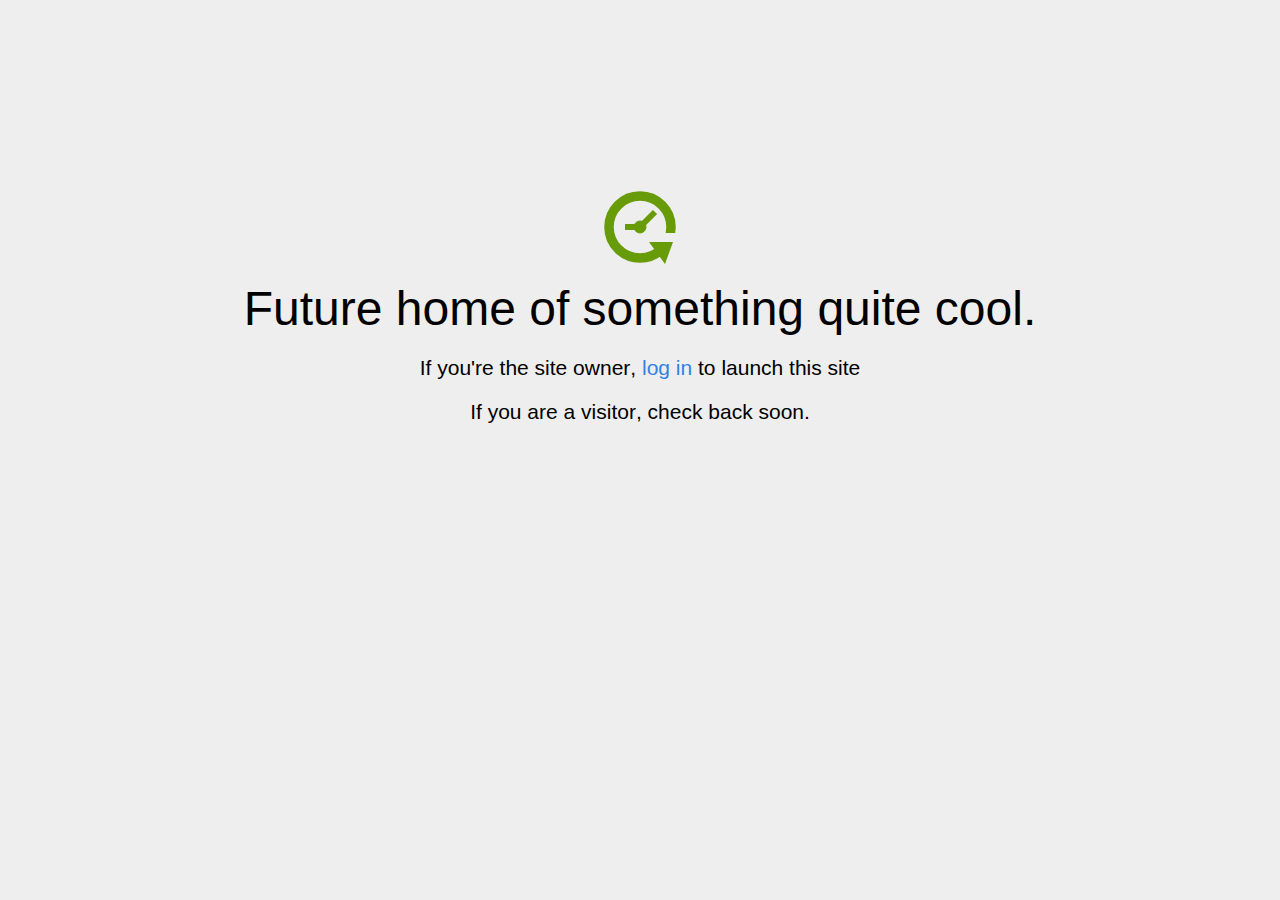
<file: home.html>
<!DOCTYPE html>
<html>
<head>
<title>Coming Soon</title>
<meta http-equiv="content-type" content="text/html; charset=utf-8" >
<meta name="viewport" content="width=device-width, initial-scale=1.0">
<style type="text/css">
body {
  /*background: linear-gradient(90deg, white, gray);*/
  background-color: #eee;
}

body, h1, p {
  font-family: "Helvetica Neue", "Segoe UI", Segoe, Helvetica, Arial, "Lucida Grande", sans-serif;
  font-weight: normal;
  margin: 0;
  padding: 0;
  text-align: center;
}

.container {
  margin-left:  auto;
  margin-right:  auto;
  margin-top: 177px;
  max-width: 1170px;
  padding-right: 15px;
  padding-left: 15px;
}

.row:before, .row:after {
  display: table;
  content: " ";
}

h1 {
  font-size: 48px;
  font-weight: 300;
  margin: 0 0 20px 0;
}

.lead {
  font-size: 21px;
  font-weight: 200;
  margin-bottom: 20px;
}

p {
  margin: 0 0 10px;
}

a {
  color: #3282e6;
  text-decoration: none;
}
</style>
</head>

<body>
<div class="container text-center" id="error">

  <svg height="100" width="100">
    <circle cx="50" cy="50" r="31" stroke="#679b08" stroke-width="9.5" fill="none" />
    <circle cx="50" cy="50" r="6" stroke="#679b08" stroke-width="1" fill="#679b08" />
    <line x1="50" y1="50" x2="35" y2="50" style="stroke:#679b08;stroke-width:6" />
    <line x1="65" y1="35" x2="50" y2="50" style="stroke:#679b08;stroke-width:6" />
    <path d="M59 65 L83 65 L75 87 Z" fill="#679b08" />
    <rect width="20" height="9" x="70" y="56" style="fill:#eee;stroke-width:0;" />
  </svg>
  <div class="row">
    <div class="col-md-12">
      <div class="main-icon text-success"><span class="uxicon uxicon-clock-refresh"></span></div>
      <h1>Future home of something quite cool.</h1>
      <p class="lead">If you're the <strong>site owner</strong>, <a href="/cpanel">log in</a> to launch this site</p>
      <p class="lead">If you are a <strong>visitor</strong>, check back soon.</p>
    </div>
  </div>

</div>

</body>
</html>
</file>
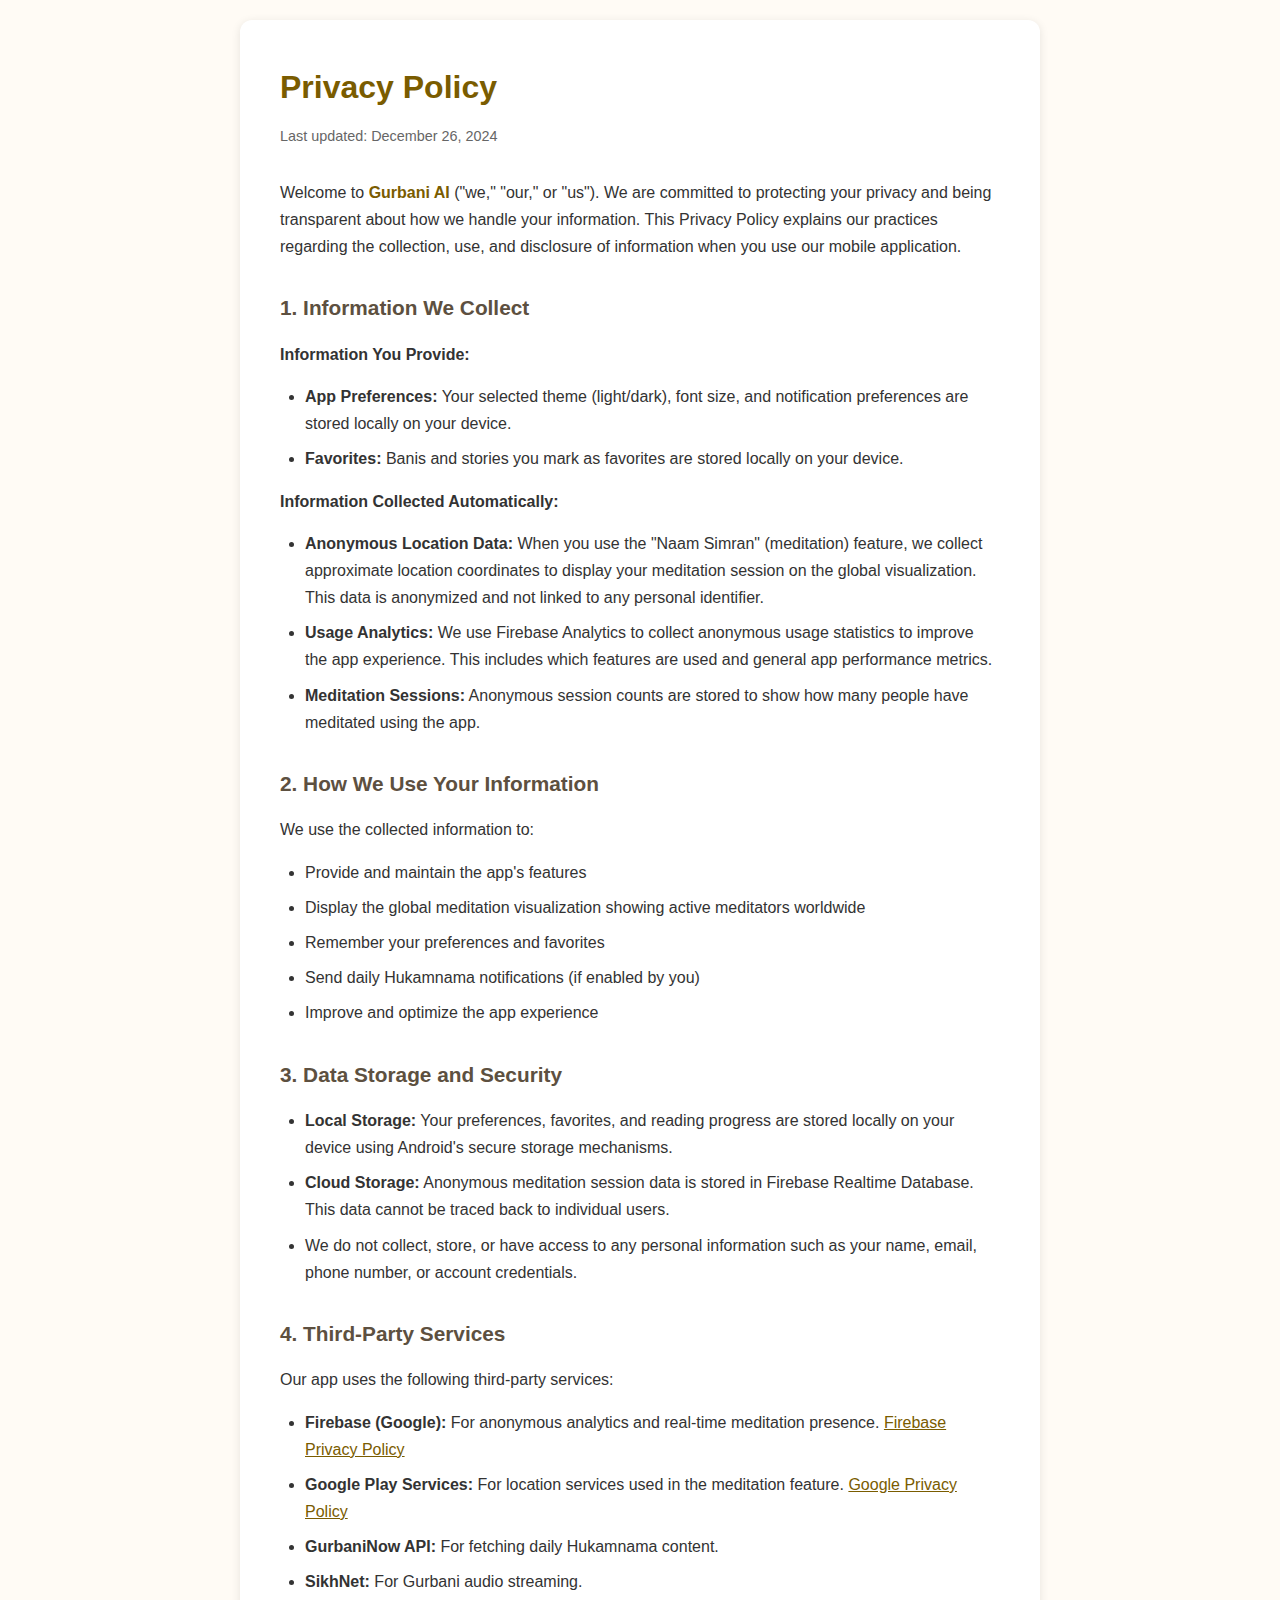
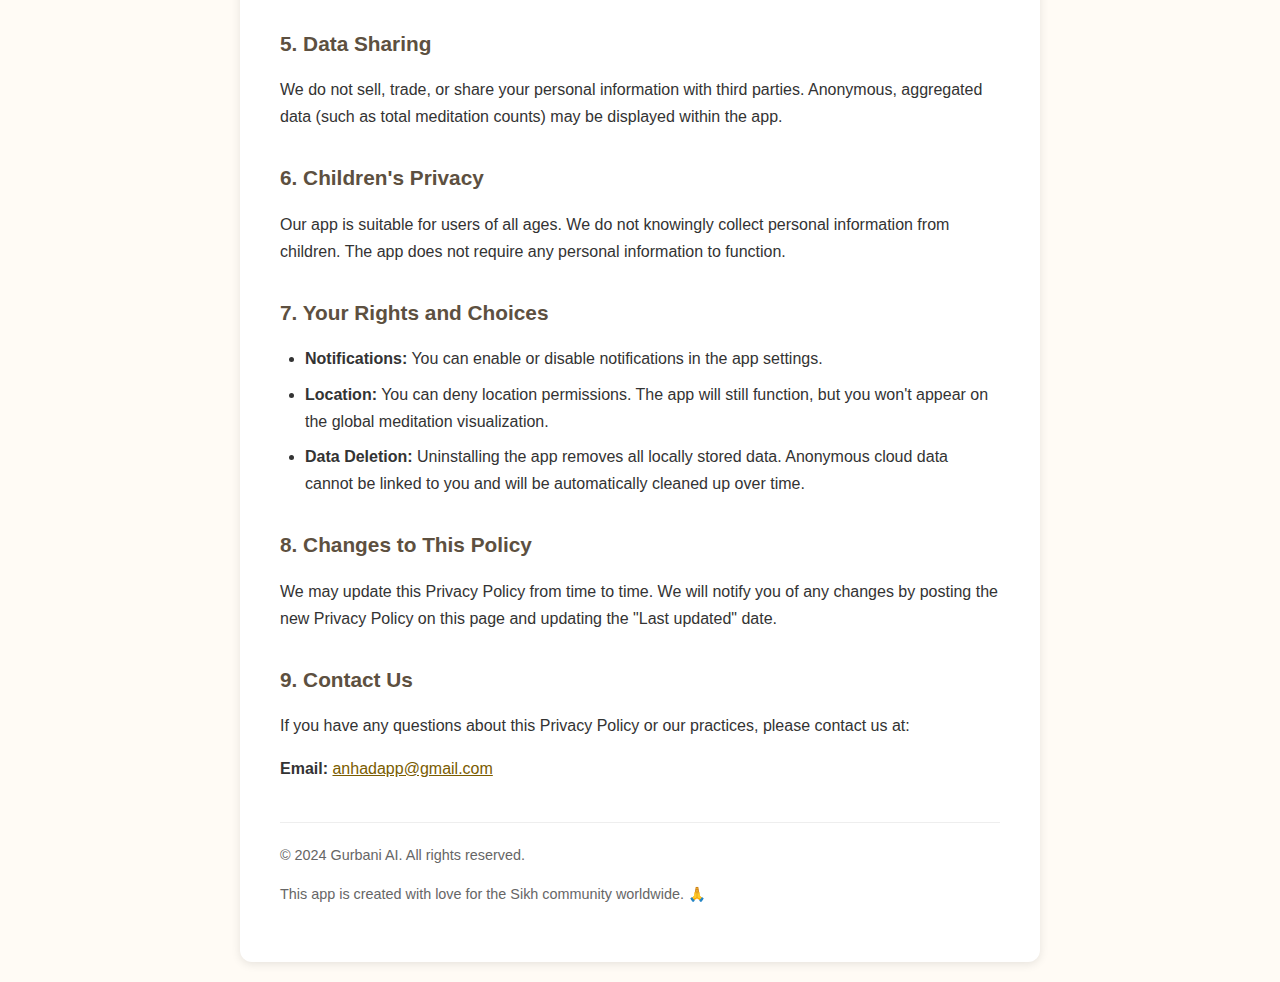
<file: privacy-policy.html>
<!DOCTYPE html>
<html lang="en">
<head>
    <meta charset="UTF-8">
    <meta name="viewport" content="width=device-width, initial-scale=1.0">
    <title>Privacy Policy - Gurbani AI</title>
    <style>
        * {
            margin: 0;
            padding: 0;
            box-sizing: border-box;
        }
        body {
            font-family: -apple-system, BlinkMacSystemFont, 'Segoe UI', Roboto, Oxygen, Ubuntu, sans-serif;
            line-height: 1.7;
            color: #333;
            background: #FFFBF5;
            padding: 20px;
        }
        .container {
            max-width: 800px;
            margin: 0 auto;
            background: white;
            padding: 40px;
            border-radius: 12px;
            box-shadow: 0 2px 10px rgba(0,0,0,0.1);
        }
        h1 {
            color: #7A5C00;
            margin-bottom: 10px;
            font-size: 2rem;
        }
        h2 {
            color: #5D5040;
            margin-top: 30px;
            margin-bottom: 15px;
            font-size: 1.3rem;
        }
        p {
            margin-bottom: 15px;
        }
        ul {
            margin-left: 25px;
            margin-bottom: 15px;
        }
        li {
            margin-bottom: 8px;
        }
        .date {
            color: #666;
            font-size: 0.9rem;
            margin-bottom: 30px;
        }
        .app-name {
            color: #7A5C00;
            font-weight: 600;
        }
        a {
            color: #7A5C00;
        }
        .footer {
            margin-top: 40px;
            padding-top: 20px;
            border-top: 1px solid #eee;
            font-size: 0.9rem;
            color: #666;
        }
    </style>
</head>
<body>
    <div class="container">
        <h1>Privacy Policy</h1>
        <p class="date">Last updated: December 26, 2024</p>
        
        <p>Welcome to <span class="app-name">Gurbani AI</span> ("we," "our," or "us"). We are committed to protecting your privacy and being transparent about how we handle your information. This Privacy Policy explains our practices regarding the collection, use, and disclosure of information when you use our mobile application.</p>

        <h2>1. Information We Collect</h2>
        
        <p><strong>Information You Provide:</strong></p>
        <ul>
            <li><strong>App Preferences:</strong> Your selected theme (light/dark), font size, and notification preferences are stored locally on your device.</li>
            <li><strong>Favorites:</strong> Banis and stories you mark as favorites are stored locally on your device.</li>
        </ul>

        <p><strong>Information Collected Automatically:</strong></p>
        <ul>
            <li><strong>Anonymous Location Data:</strong> When you use the "Naam Simran" (meditation) feature, we collect approximate location coordinates to display your meditation session on the global visualization. This data is anonymized and not linked to any personal identifier.</li>
            <li><strong>Usage Analytics:</strong> We use Firebase Analytics to collect anonymous usage statistics to improve the app experience. This includes which features are used and general app performance metrics.</li>
            <li><strong>Meditation Sessions:</strong> Anonymous session counts are stored to show how many people have meditated using the app.</li>
        </ul>

        <h2>2. How We Use Your Information</h2>
        <p>We use the collected information to:</p>
        <ul>
            <li>Provide and maintain the app's features</li>
            <li>Display the global meditation visualization showing active meditators worldwide</li>
            <li>Remember your preferences and favorites</li>
            <li>Send daily Hukamnama notifications (if enabled by you)</li>
            <li>Improve and optimize the app experience</li>
        </ul>

        <h2>3. Data Storage and Security</h2>
        <ul>
            <li><strong>Local Storage:</strong> Your preferences, favorites, and reading progress are stored locally on your device using Android's secure storage mechanisms.</li>
            <li><strong>Cloud Storage:</strong> Anonymous meditation session data is stored in Firebase Realtime Database. This data cannot be traced back to individual users.</li>
            <li>We do not collect, store, or have access to any personal information such as your name, email, phone number, or account credentials.</li>
        </ul>

        <h2>4. Third-Party Services</h2>
        <p>Our app uses the following third-party services:</p>
        <ul>
            <li><strong>Firebase (Google):</strong> For anonymous analytics and real-time meditation presence. <a href="https://firebase.google.com/support/privacy" target="_blank">Firebase Privacy Policy</a></li>
            <li><strong>Google Play Services:</strong> For location services used in the meditation feature. <a href="https://policies.google.com/privacy" target="_blank">Google Privacy Policy</a></li>
            <li><strong>GurbaniNow API:</strong> For fetching daily Hukamnama content.</li>
            <li><strong>SikhNet:</strong> For Gurbani audio streaming.</li>
        </ul>

        <h2>5. Data Sharing</h2>
        <p>We do not sell, trade, or share your personal information with third parties. Anonymous, aggregated data (such as total meditation counts) may be displayed within the app.</p>

        <h2>6. Children's Privacy</h2>
        <p>Our app is suitable for users of all ages. We do not knowingly collect personal information from children. The app does not require any personal information to function.</p>

        <h2>7. Your Rights and Choices</h2>
        <ul>
            <li><strong>Notifications:</strong> You can enable or disable notifications in the app settings.</li>
            <li><strong>Location:</strong> You can deny location permissions. The app will still function, but you won't appear on the global meditation visualization.</li>
            <li><strong>Data Deletion:</strong> Uninstalling the app removes all locally stored data. Anonymous cloud data cannot be linked to you and will be automatically cleaned up over time.</li>
        </ul>

        <h2>8. Changes to This Policy</h2>
        <p>We may update this Privacy Policy from time to time. We will notify you of any changes by posting the new Privacy Policy on this page and updating the "Last updated" date.</p>

        <h2>9. Contact Us</h2>
        <p>If you have any questions about this Privacy Policy or our practices, please contact us at:</p>
        <p><strong>Email:</strong> <a href="mailto:anhadapp@gmail.com">anhadapp@gmail.com</a></p>

        <div class="footer">
            <p>© 2024 Gurbani AI. All rights reserved.</p>
            <p>This app is created with love for the Sikh community worldwide. 🙏</p>
        </div>
    </div>
</body>
</html>
</file>
